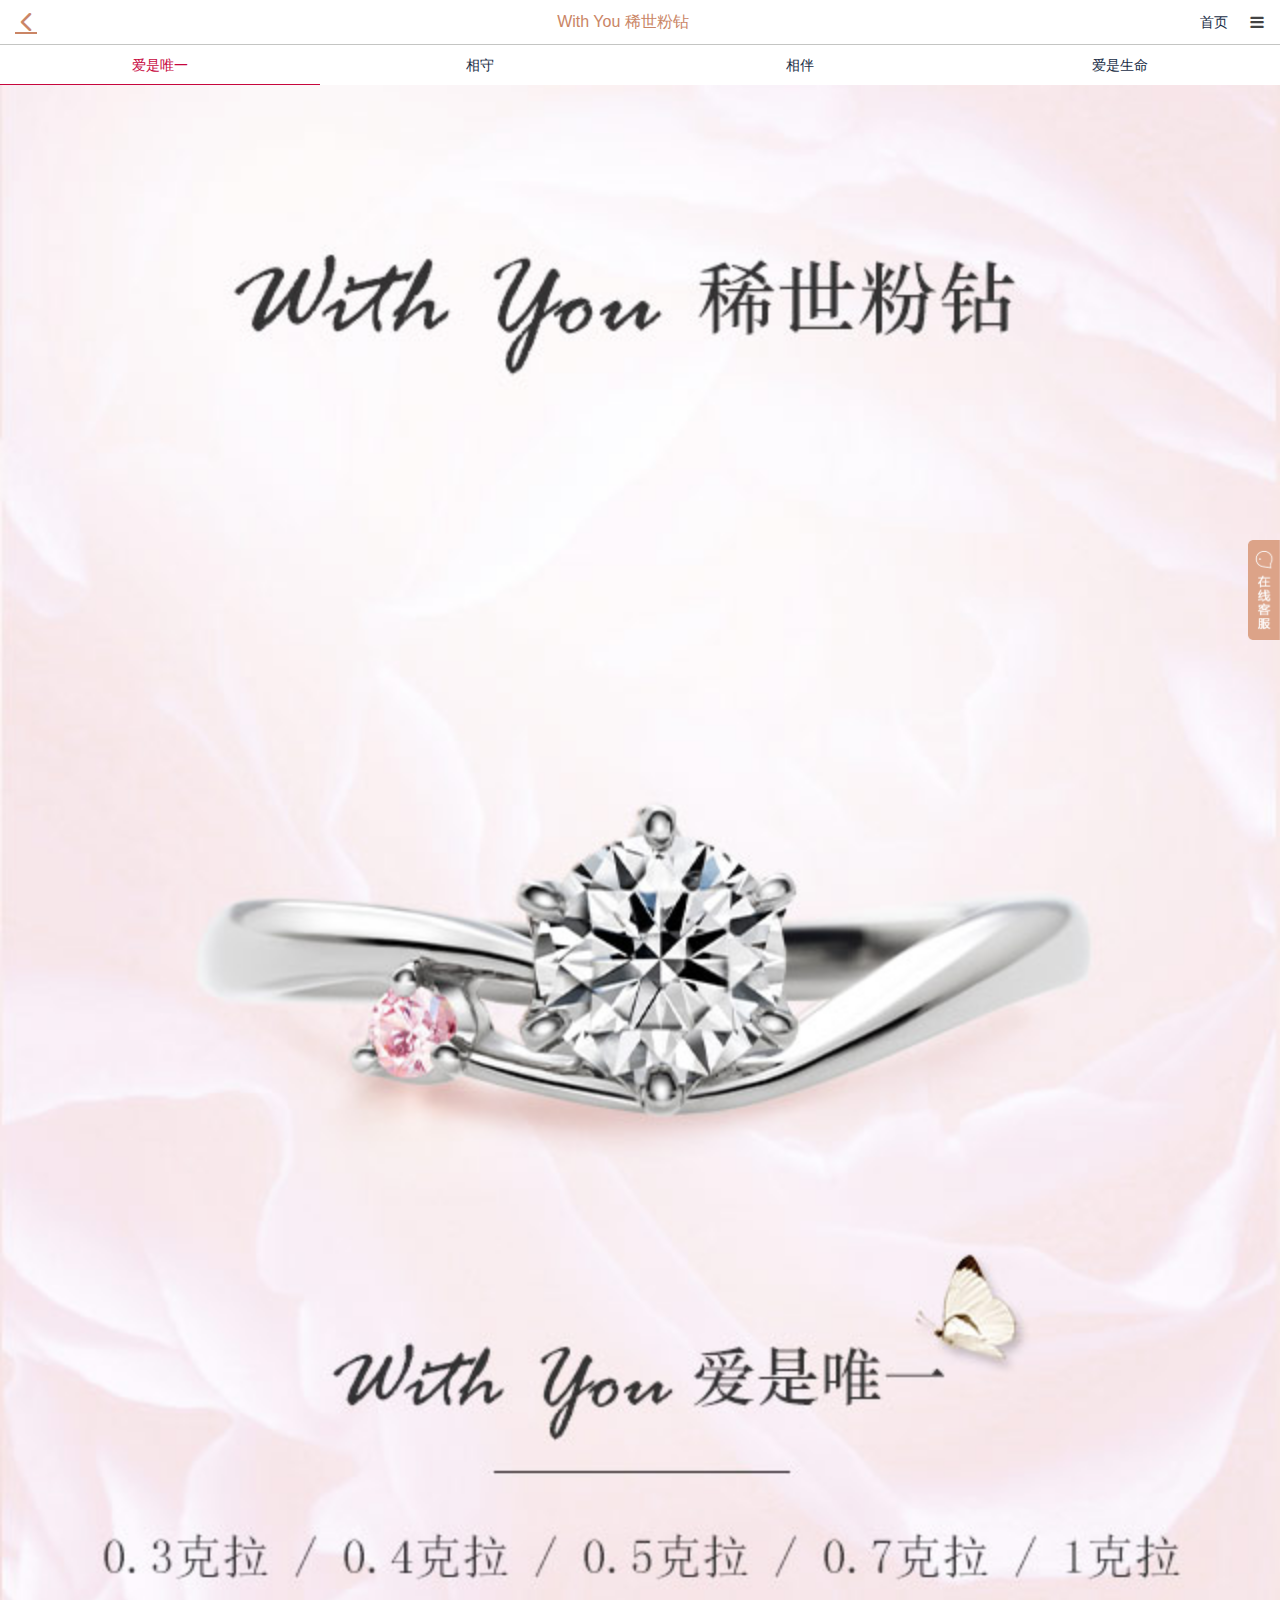
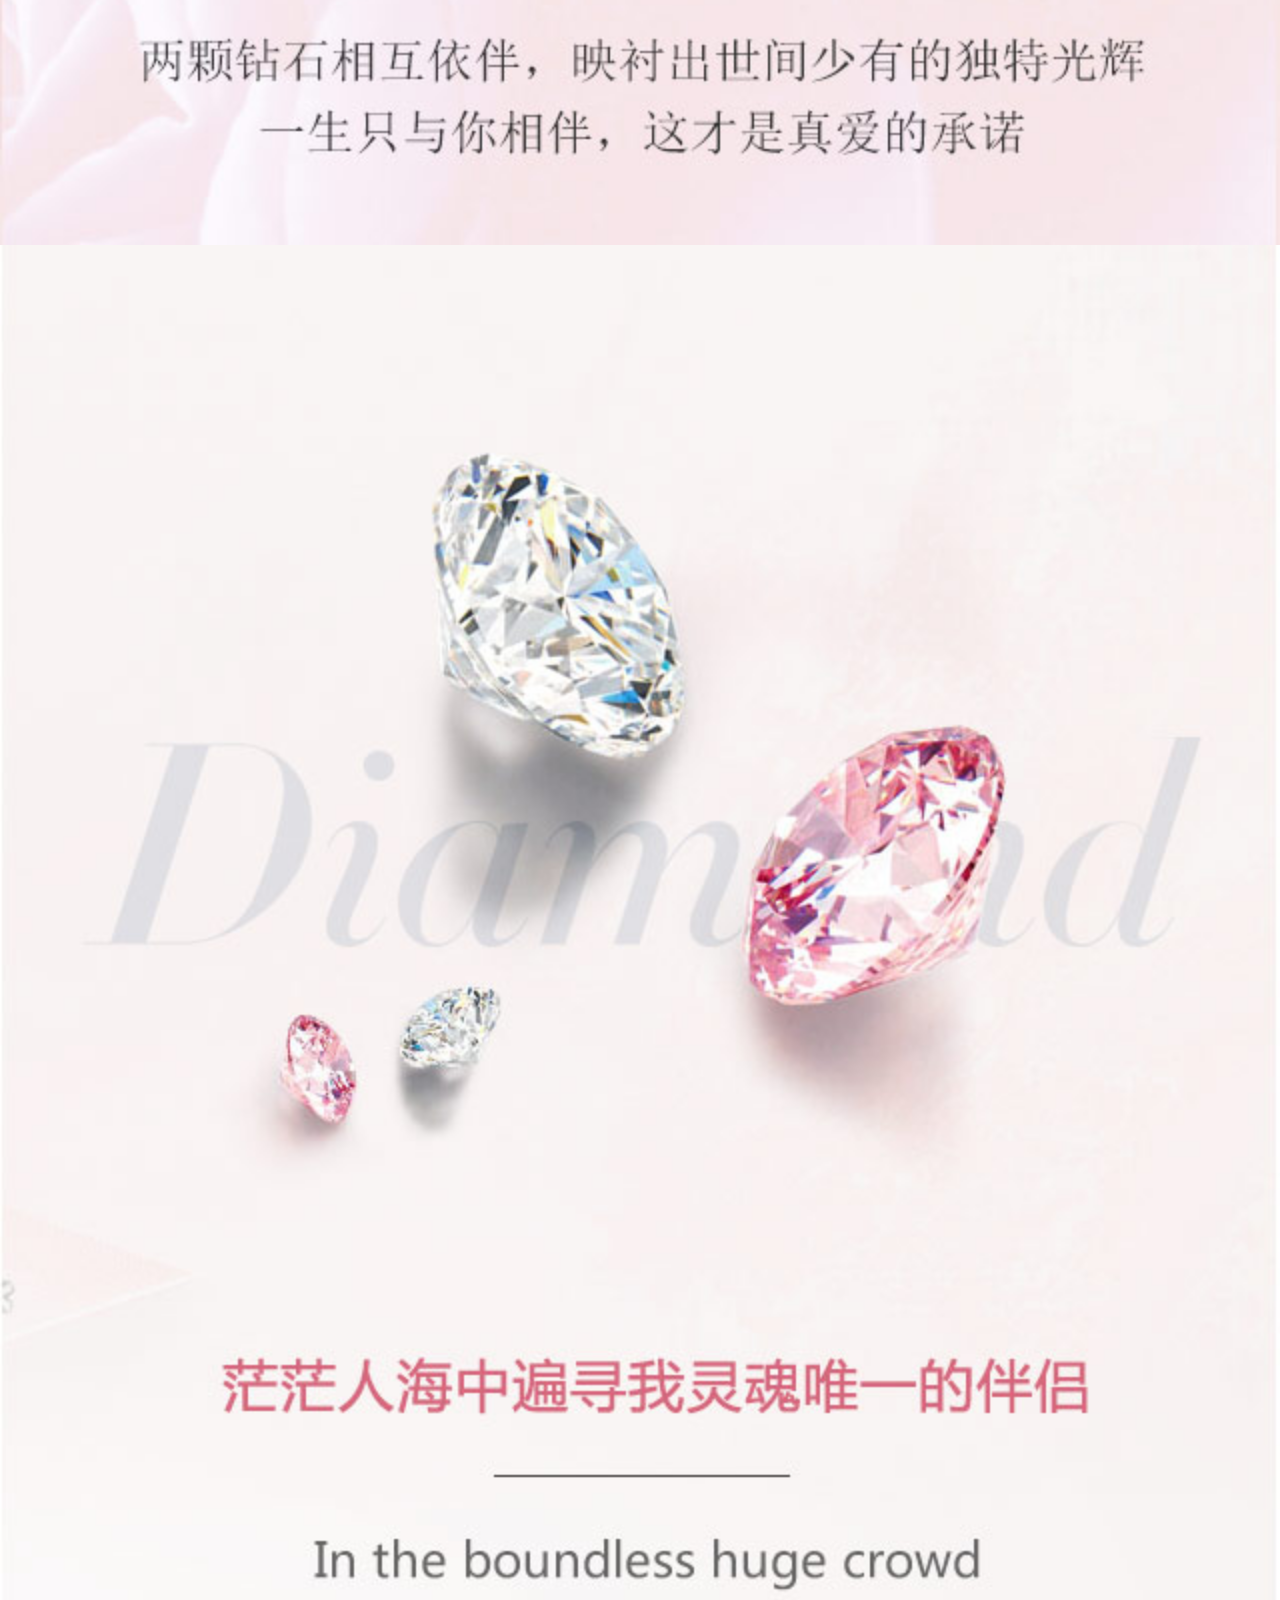
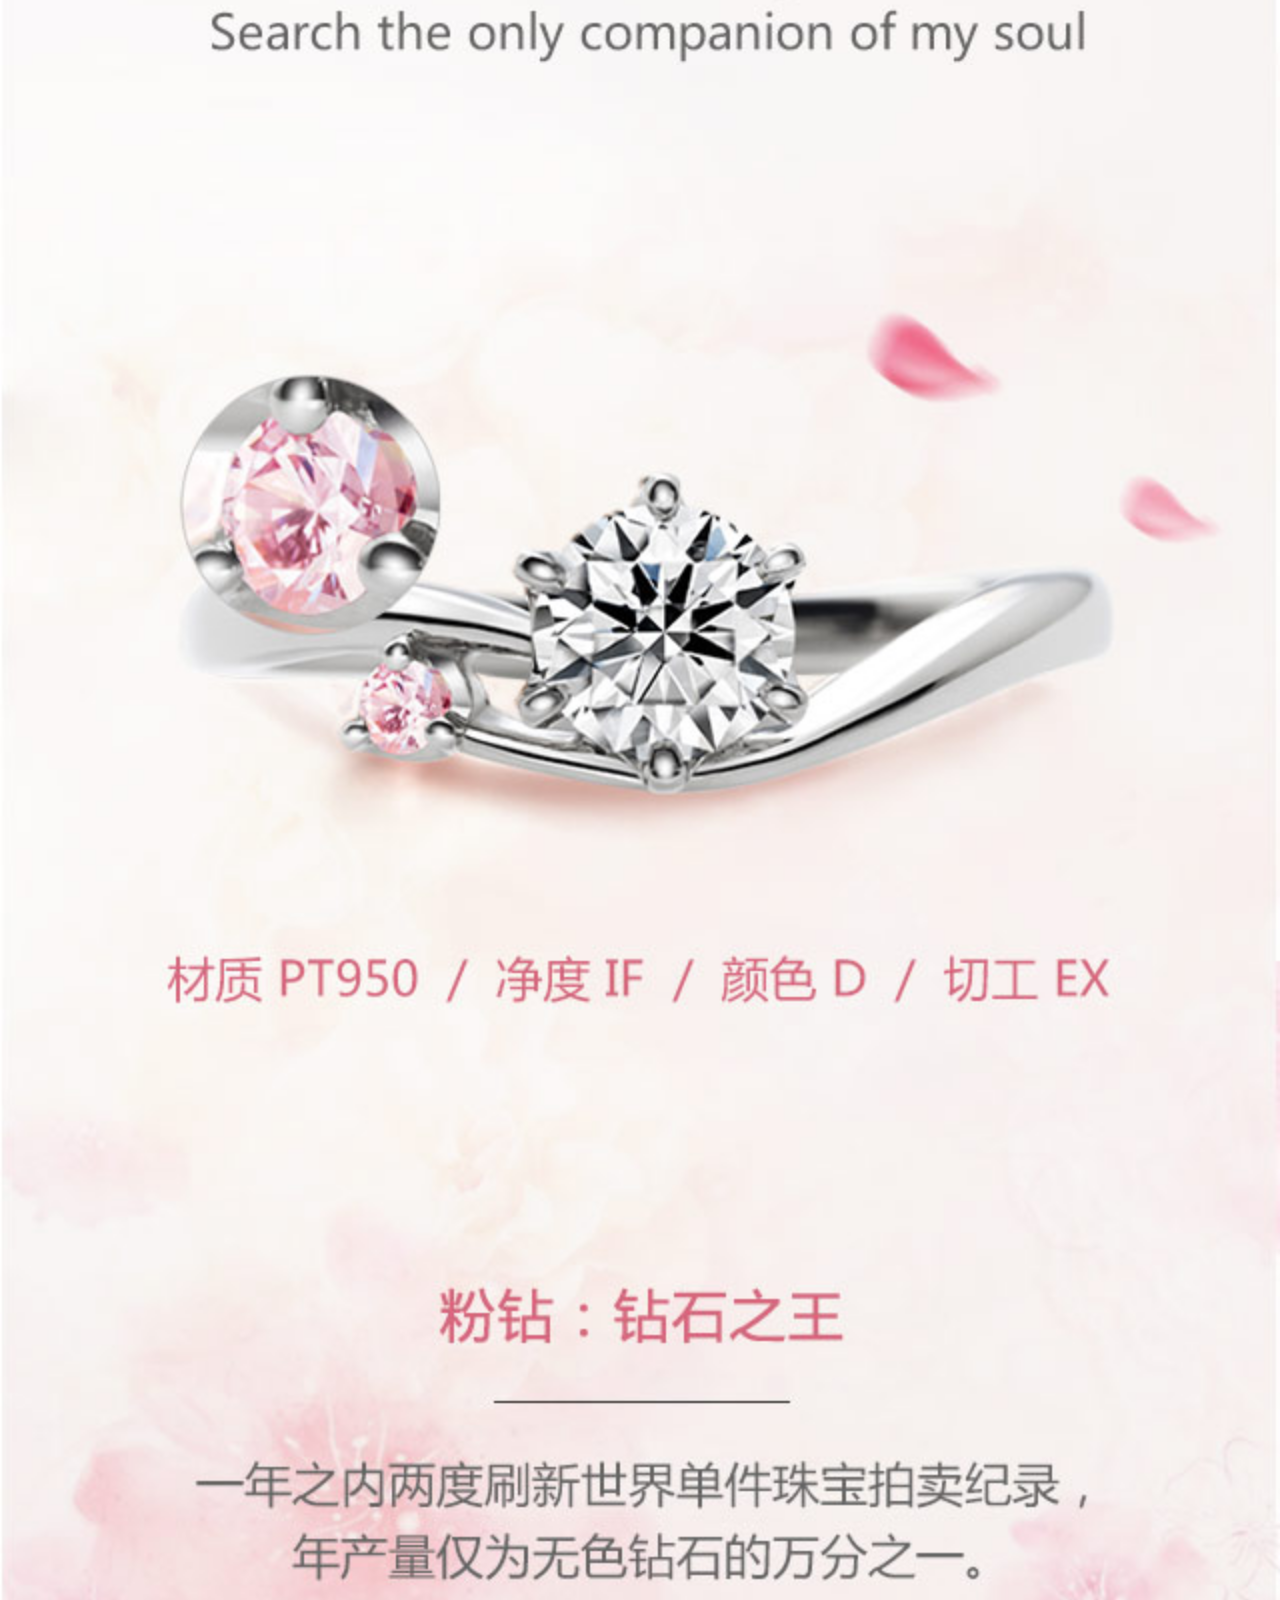
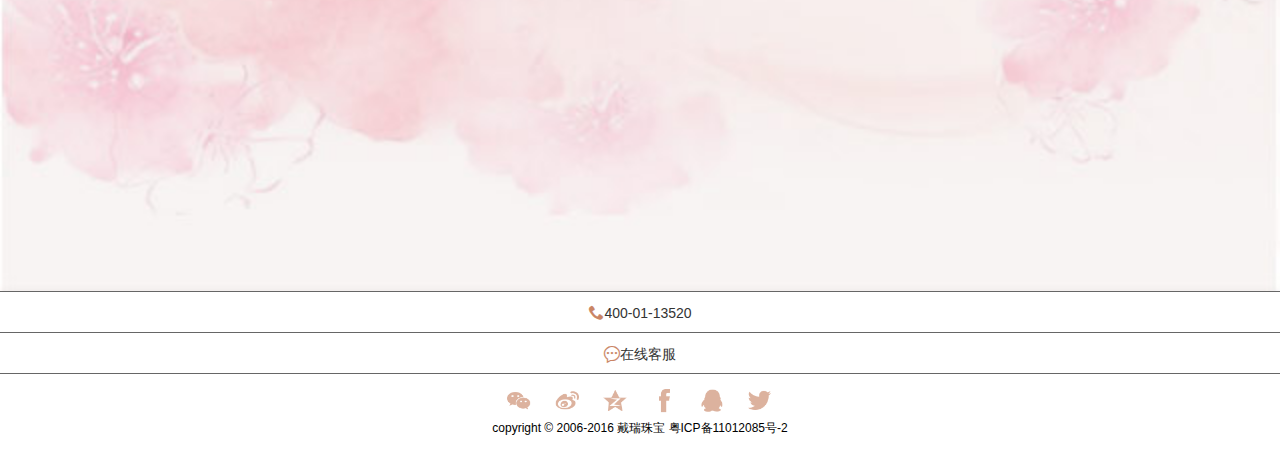
<file: pink.html>
<link rel="stylesheet" type="text/css" href="css/style.css"/>
		<link rel="stylesheet" href="css/iconfont.css" />
		<link rel="stylesheet" href="css/demo.css" />
	<body ng-controller="pinkfour">
		<div id="box" >
			<div class="header" ng-controller="pinkone">
				<a class="back l iconfont" href="#/">&#xe64c;</a>
				<span>With You 稀世粉钻</span>
				<div class="right r">
					<a class="index l" href="#/">首页</a>
					<span class="r">
						<a class="home r" href="javascript:;" ng-click='showname()'><i class="iconfont">&#xe66b;</i></a>
					</span>
				</div>
			</div>
			
			<div class="list" ng-controller="pinktwo">
				<div class="hide"></div>
				<a class="r" href="" ng-click='hidename()'>x</a>
				<div class="side">
					<div class="func width_show">
						<ul style="border-top: 2px solid #282828;">
							<li style="border-bottom: 1px solid #a6a6a6; color: #ca8565;">购物车</li>
							<li style="color: #CA8565;">个人中心</li>
						</ul>
						<ul style="border-top: 2px solid #a6a6a6;">
							<li style="border-bottom: 1px solid #a6a6a6;">求婚钻戒</li>
							<li style="border-bottom: 1px solid #a6a6a6;">爱的礼物</li>
							<li>DR实体店</li>
						</ul>
						<ul style="border-top: 2px solid #a6a6a6;">
							<li style="border-bottom: 1px solid #a6a6a6;">在线客服</li>
							<li>帮助中心</li>
						</ul>
					</div>
				</div>
			</div>
			
			<div class="nav" ng-controller="pinkthree">
				<a ng-click="change('0')" href="javascript:;" style="border-bottom: 1px solid #c7063d; color: #c7063d;">爱是唯一</a>
				<a ng-click="change('1')" href="javascript:;">相守</a>
				<a ng-click="change('2')" href="javascript:;">相伴</a>
				<a ng-click="change('3')" href="javascript:;">爱是生命</a>
			</div>
			
			<div class="bottom">
				<div class="pic">
					<img src="img/01.jpg" />
					<img src="img/02.jpg"/>
					<img src="img/03.jpg" />
				</div>
				
				<div class="contact">
					<p class="tel"><i class="iconfont">&#xe67d;</i>400-01-13520</p>
					<p class="kefu"><i class="iconfont">&#xe649;</i>在线客服</p>
				</div>
				
				<div class="footer">
					<div class="last">
						<a class="one" href="#"></a>
						<a class="two" href="#"></a>
						<a class="three" href="#"></a>
						<a class="four" href="#"></a>
						<a class="five" href="#"></a>
						<a class="six" href="#"></a>
					</div>
					<p>copyright © 2006-2016 戴瑞珠宝 粤ICP备11012085号-2</p>
				</div>
				
				<div class="right_side">
					<img src="img/service.gif"/>
				</div>
				
				<div style="display: none;" class="top">
					<i class="iconfont">&#xe64e;</i>
				</div>
				
			</div>
		</div>
		<script>
			$(window).scroll(function(){
				if($(this).scrollTop()>=300){
					//console.log(222+":"+$(this).scrollTop())
					$(".top").show()
				}else{
					//console.log(333+":"+$(this).scrollTop())
					$(".top").hide()
				}
			})
			$(".top").click(function(){
				$("thml,body").animate({
					"scrollTop":0
				})
			})
		</script>
</file>
<file: css/style.css>
body,ol,ul,h1,h2,h3,h4,h5,h6,p,th,td,dl,dd,form,fieldset,legend,input,textarea,select{margin:0;padding:0}
body{font:12px "宋体","Arial Narrow",HELVETICA;background:#fff;}
a{color:#172c45;text-decoration:none} 
a:hover{color:#cd0200;text-decoration:none} 
li{list-style:none}
img{border:0;vertical-align:middle} 
.l{ float: left;}
.r{ float: right;}

html,body,#box{
	width: 100%;
	height: 100%;
}

#box{
	position: relative;
}

#box .header{
	width: 100%;
	height: 44px;
	background: #fff;
	border-bottom: 1px solid #c4c5c3;
	line-height: 44px;
	position: fixed;
	top: 0;
	left: 0;
	z-index: 10;
	text-align: center;
}
#box .header .back{
	display: inline-block;
	font-size: 22px;
	color: #ca8565;
	padding: 0 15px;
}
#box .header span{
	font-size: 16px;
	color: #CA8565;
}

#box .header .right .index{
	font-size: 14px;
	padding: 0 6px;
}
#box .header .right .home{
	padding: 0 15px;
	color: #434343;
	vertical-align: middle;
	font-size: 20px;
}

.iconfont{
	font-family:"iconfont" !important;
    font-size:16px;font-style:normal;
    -webkit-font-smoothing: antialiased;
    -webkit-text-stroke-width: 0.2px;
    -moz-osx-font-smoothing: grayscale;
}



#box .list{
	 width: 100%;
	 height: 100%;
	 display: none;
	 position: relative;
	 overflow-y: auto;
}
#box .list .hide{
	width: 100%;
	height: 100%;
	position: absolute;
	top: 0;
	left: 0;
	background: #000;
	opacity: .4;
	z-index: 11;
}
#box .list a.r{
	position: absolute;
	top: 0;
	right: 0;
	height: 44px;
	line-height: 44px;
	background: #fff;
	font-size: 24px;
	z-index: 12;
	padding: 0 25px;
	color: #CA8565;
}
#box .list .side{
	width: 100%;
	position: absolute;
	top: 44px;
	left: 0;
	z-index: 12;
}
#box .list .side .func{
	width: 80%;
	padding: 10px 10%;
	background: #fff;
}
#box .list .side .func ul{
	width: 100%;
}
#box .list .side .func ul li{
	height: 40px;
	line-height: 40px;
	text-align: center;
	overflow: hidden;
}
@keyframes width_show{
	0%{width: 0;}
	100%{width: 80%;}
}
.width_show{
	animation: width_show 2s linear both;
}
#box .nav{
	width: 100%;
	height: 40px;
	line-height: 40px;
	position: fixed;
	top: 45px;
	display: -webkit-box;
	display: -moz-box;
	z-index: 10;
	background: #fff;
}
#box .nav a{
	display: block;
	-webkit-box-flex: 1;
	-moz-box-flex: 1;
	width: 25%;
	font-size: 14px;
	text-align: center;
}

#box .bottom{
	width: 100%;
	position: absolute;
	top: 85px;
}

#box .pic{
	width: 100%;
	overflow-y: inherit;
}
#box .pic img{
	width: 100%;
}
#box .contact{
	 width: 100%;
	 height: 82px;
	 border-bottom: 1px solid #666;
}
#box .contact p{
	width: 100%;
	height: 40px;
	line-height: 40px;
	color: #333;
	font-size: 14px;
	border-top: 1px solid #666;
	text-align: center;
}
#box .contact i{
	color: #CA8565;
}
 

#box .footer{
	padding: 15px 0;
	text-align: center;
}
#box .footer .last{
	width: 100%;
	margin: 0 auto;
	text-align: center;
}
#box .footer .last a{
	display: inline-block;
	width: 25px;
	height: 25px;
	margin: 0 10px;
}
#box .footer .last .one{
	background: url(../img/ico-share.png) 0 0 no-repeat;
	background-size: auto 100%; 
}
#box .footer .last .two{
	background: url(../img/ico-share.png) -29px 0 no-repeat;
	background-size: auto 100%; 
}
#box .footer .last .three{
	background: url(../img/ico-share.png) -59px 0 no-repeat;
	background-size: auto 100%; 
}
#box .footer .last .four{
	background: url(../img/ico-share.png) -85px 0 no-repeat;
	background-size: auto 100%; 
}
#box .footer .last .five{
	background: url(../img/ico-share.png) -109px 0 no-repeat;
	background-size: auto 100%; 
}
#box .footer .last .six{
	background: url(../img/ico-share.png) -138px 0 no-repeat;
	background-size: auto 100%; 
}

#box .right_side{
	position: fixed;
	top: 60%;
	right: 0;
	width: 32px;
	height: 100px;
	
}
#box .right_side img{
	width: 100%;
	height: 100%;
}

#box .top{
	width: 32px;
	height: 32px;
	background: #dca388;
	border-top-left-radius: 5px;
	border-bottom-left-radius: 5px;
	color: #fff;
	text-align: center;
	line-height: 32px;
	font-size: 18px;
	position: fixed;
	top: 80%;
	right: 0;
}
</file>
<file: css/iconfont.css>
@font-face {font-family: "iconfont";
  src: url('iconfont.eot?t=1476241074'); /* IE9*/
  src: url('iconfont.eot?t=1476241074#iefix') format('embedded-opentype'), /* IE6-IE8 */
  url('iconfont.woff?t=1476241074') format('woff'), /* chrome, firefox */
  url('iconfont.ttf?t=1476241074') format('truetype'), /* chrome, firefox, opera, Safari, Android, iOS 4.2+*/
  url('iconfont.svg?t=1476241074#iconfont') format('svg'); /* iOS 4.1- */
}

.iconfont {
  font-family:"iconfont" !important;
  font-size:16px;
  font-style:normal;
  -webkit-font-smoothing: antialiased;
  -webkit-text-stroke-width: 0.2px;
  -moz-osx-font-smoothing: grayscale;
}
.icon-dianhua:before { content: "\e67d"; }
.icon-xiaoxi:before { content: "\e649"; }
.icon-arrow-left:before { content: "\e64c"; }
.icon-arrow-up:before { content: "\e64e"; }
.icon-nav:before { content: "\e66b"; }
.icon-close:before { content: "\e656"; }
</file>
<file: css/demo.css>
*{margin: 0;padding: 0;list-style: none;}
/*
KISSY CSS Reset
理念：1. reset 的目的不是清除浏览器的默认样式，这仅是部分工作。清除和重置是紧密不可分的。
2. reset 的目的不是让默认样式在所有浏览器下一致，而是减少默认样式有可能带来的问题。
3. reset 期望提供一套普适通用的基础样式。但没有银弹，推荐根据具体需求，裁剪和修改后再使用。
特色：1. 适应中文；2. 基于最新主流浏览器。
维护：玉伯<lifesinger@gmail.com>, 正淳<ragecarrier@gmail.com>
 */

/** 清除内外边距 **/
body, h1, h2, h3, h4, h5, h6, hr, p, blockquote, /* structural elements 结构元素 */
dl, dt, dd, ul, ol, li, /* list elements 列表元素 */
pre, /* text formatting elements 文本格式元素 */
form, fieldset, legend, button, input, textarea, /* form elements 表单元素 */
th, td /* table elements 表格元素 */ {
  margin: 0;
  padding: 0;
}

/** 设置默认字体 **/
body,
button, input, select, textarea /* for ie */ {
  font: 12px/1.5 tahoma, arial, \5b8b\4f53, sans-serif;
}
h1, h2, h3, h4, h5, h6 { font-size: 100%; }
address, cite, dfn, em, var { font-style: normal; } /* 将斜体扶正 */
code, kbd, pre, samp { font-family: courier new, courier, monospace; } /* 统一等宽字体 */
small { font-size: 12px; } /* 小于 12px 的中文很难阅读，让 small 正常化 */

/** 重置列表元素 **/
ul, ol { list-style: none; }

/** 重置文本格式元素 **/
a { text-decoration: none; }
a:hover { text-decoration: underline; }


/** 重置表单元素 **/
legend { color: #000; } /* for ie6 */
fieldset, img { border: 0; } /* img 搭车：让链接里的 img 无边框 */
button, input, select, textarea { font-size: 100%; } /* 使得表单元素在 ie 下能继承字体大小 */
/* 注：optgroup 无法扶正 */

/** 重置表格元素 **/
table { border-collapse: collapse; border-spacing: 0; }

/* 清除浮动 */
.ks-clear:after, .clear:after {
  content: '\20';
  display: block;
  height: 0;
  clear: both;
}
.ks-clear, .clear {
  *zoom: 1;
}

.main {padding: 30px 100px;}
.main h1{font-size:36px; color:#333; text-align:left;margin-bottom:30px; border-bottom: 1px solid #eee;}

.helps{margin-top:40px;}
.helps pre{
  padding:20px;
  margin:10px 0;
  border:solid 1px #e7e1cd;
  background-color: #fffdef;
  overflow: auto;
}

.icon_lists li{
  float:left;
  width: 100px;
  height:180px;
  text-align: center;
}
.icon_lists .icon{
  font-size: 42px;
  line-height: 100px;
  margin: 10px 0;
  color:#333;
  -webkit-transition: font-size 0.25s ease-out 0s;
  -moz-transition: font-size 0.25s ease-out 0s;
  transition: font-size 0.25s ease-out 0s;

}
.icon_lists .icon:hover{
  font-size: 100px;
}
</file>
